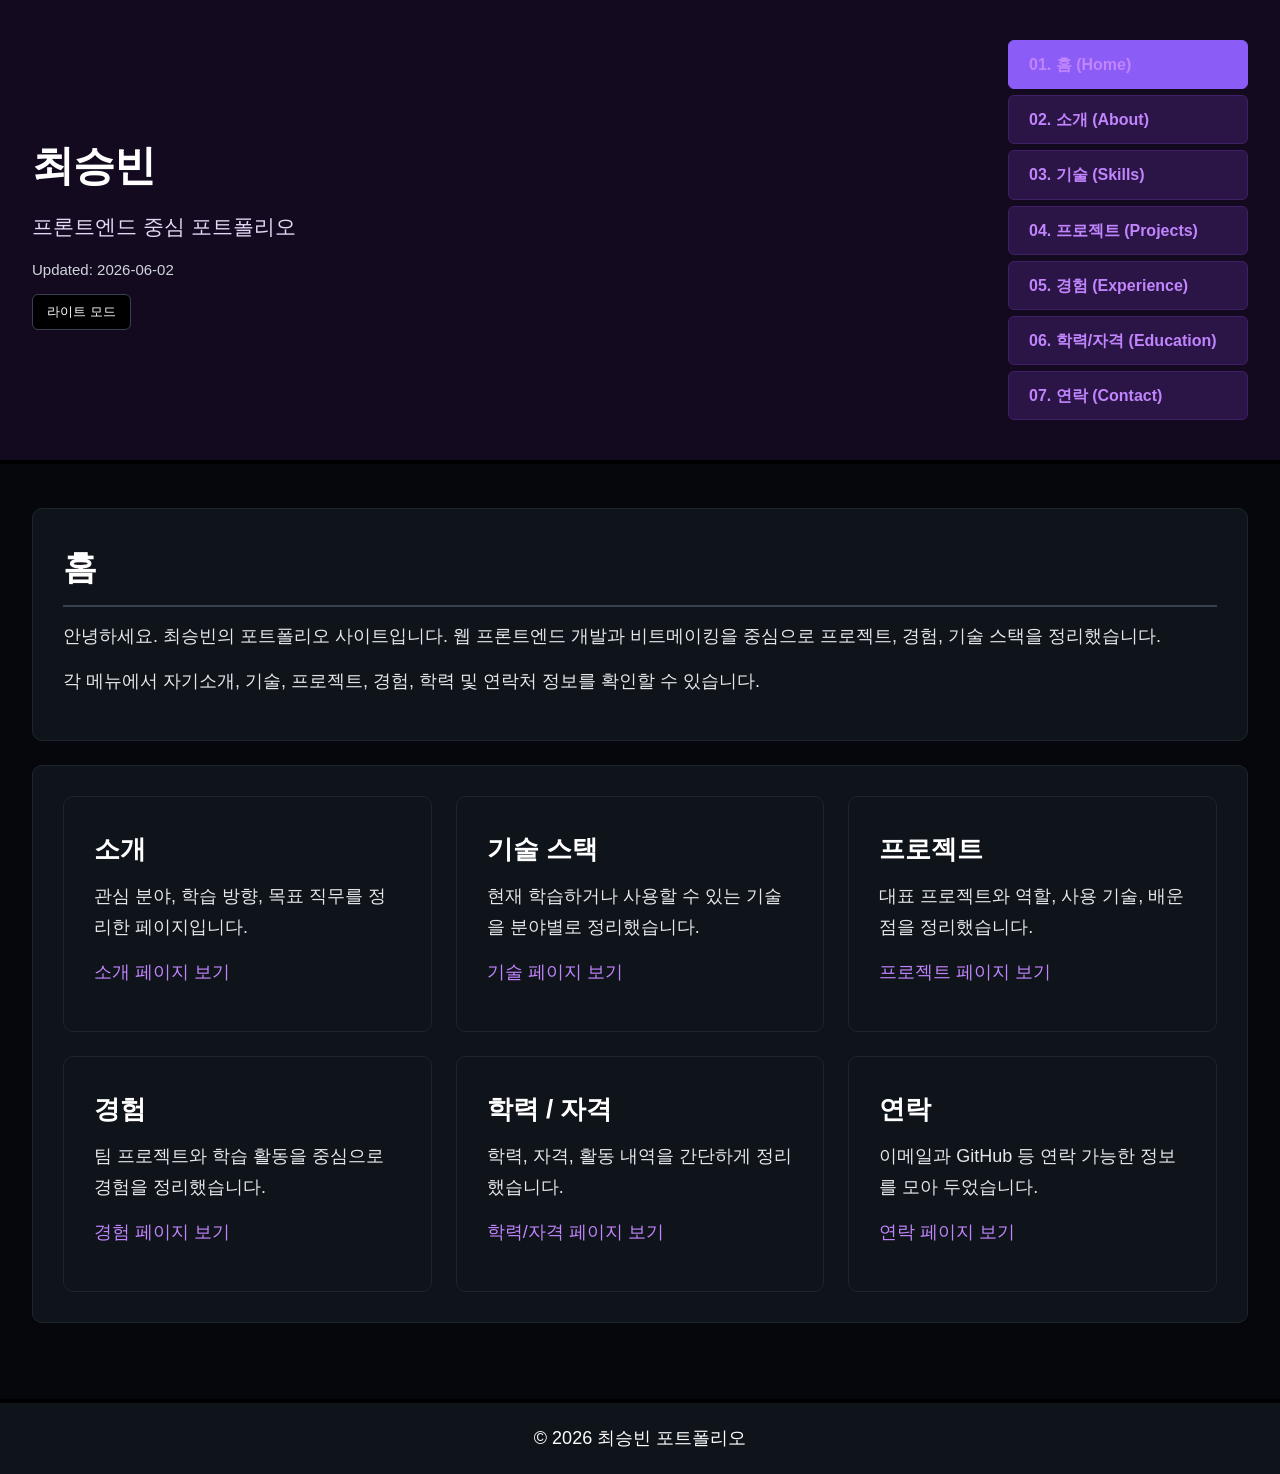
<file: index.html>
<!DOCTYPE html>
<html lang="ko">
<head>
  <meta charset="utf-8" />
  <meta name="viewport" content="width=device-width, initial-scale=1" />
  <title>홈 / 최승빈 포트폴리오</title>
  <meta name="description" content="최승빈 포트폴리오 사이트" />
  <link rel="stylesheet" href="assets/style.css" />

  <script>
    if (localStorage.getItem("theme") === "dark" || !localStorage.getItem("theme")) {
      document.documentElement.classList.add("dark-mode");
    }
  </script>
</head>
<body>

  <header>
    <div class="container">
      
      <div class="top">
        <h1>최승빈</h1>
        <p>프론트엔드 중심 포트폴리오</p>
        <small>Updated: 2026-06-02</small>
        <button type="button" class="theme-toggle" id="themeToggle">다크 모드</button>
      </div>
      
      <nav aria-label="주요 메뉴">
        <ul>
          <li><a href="index.html" aria-current="page">01. 홈 (Home)</a></li>
          <li><a href="about.html">02. 소개 (About)</a></li>
          <li><a href="skills.html">03. 기술 (Skills)</a></li>
          <li><a href="projects.html">04. 프로젝트 (Projects)</a></li>
          <li><a href="experience.html">05. 경험 (Experience)</a></li>
          <li><a href="education.html">06. 학력/자격 (Education)</a></li>
          <li><a href="contact.html">07. 연락 (Contact)</a></li>
        </ul>
      </nav>

    </div>
  </header>

  <main class="container">
    <section class="page-intro">
      <h2>홈</h2>
      <p>안녕하세요. 최승빈의 포트폴리오 사이트입니다. 웹 프론트엔드 개발과 비트메이킹을 중심으로 프로젝트, 경험, 기술 스택을 정리했습니다.</p>
      <p>각 메뉴에서 자기소개, 기술, 프로젝트, 경험, 학력 및 연락처 정보를 확인할 수 있습니다.</p>
    </section>

    <section class="grid" aria-label="포트폴리오 전체 메뉴">
      <article class="card">
        <h3>소개</h3>
        <p>관심 분야, 학습 방향, 목표 직무를 정리한 페이지입니다.</p>
        <p><a href="about.html">소개 페이지 보기</a></p>
      </article>

      <article class="card">
        <h3>기술 스택</h3>
        <p>현재 학습하거나 사용할 수 있는 기술을 분야별로 정리했습니다.</p>
        <p><a href="skills.html">기술 페이지 보기</a></p>
      </article>

      <article class="card">
        <h3>프로젝트</h3>
        <p>대표 프로젝트와 역할, 사용 기술, 배운 점을 정리했습니다.</p>
        <p><a href="projects.html">프로젝트 페이지 보기</a></p>
      </article>

      <article class="card">
        <h3>경험</h3>
        <p>팀 프로젝트와 학습 활동을 중심으로 경험을 정리했습니다.</p>
        <p><a href="experience.html">경험 페이지 보기</a></p>
      </article>

      <article class="card">
        <h3>학력 / 자격</h3>
        <p>학력, 자격, 활동 내역을 간단하게 정리했습니다.</p>
        <p><a href="education.html">학력/자격 페이지 보기</a></p>
      </article>

      <article class="card">
        <h3>연락</h3>
        <p>이메일과 GitHub 등 연락 가능한 정보를 모아 두었습니다.</p>
        <p><a href="contact.html">연락 페이지 보기</a></p>
      </article>
    </section>
  </main>

  <footer>
    <div class="container">
      <p>© 2026 최승빈 포트폴리오</p>
    </div>
  </footer>
  <button type="button" class="to-top" id="toTop">▲ TOP</button>
  <script src="assets/script.js"></script>
</body>
</html>
</file>
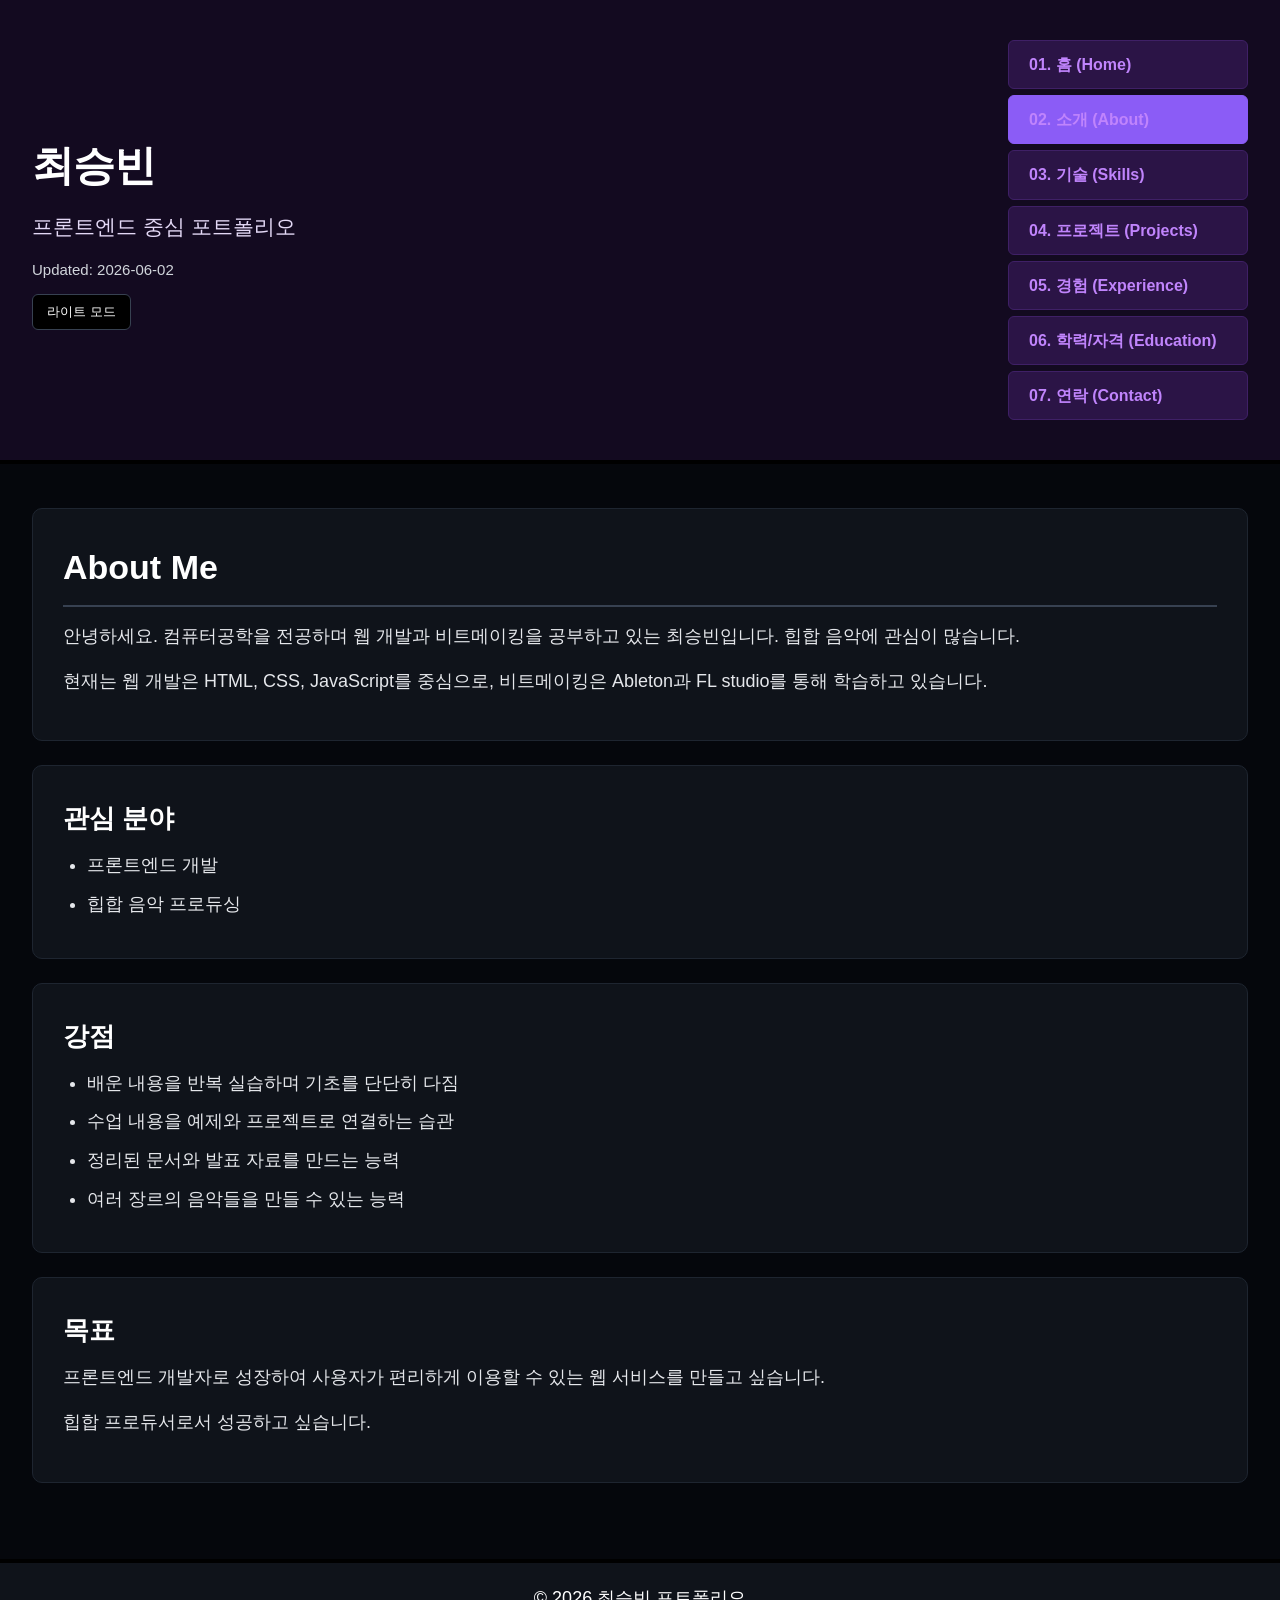
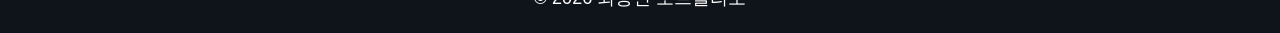
<file: about.html>
<!DOCTYPE html>
<html lang="ko">
<head>
  <meta charset="utf-8" />
  <meta name="viewport" content="width=device-width, initial-scale=1" />
  <title>소개 / 최승빈 포트폴리오</title>
  <meta name="description" content="최승빈 포트폴리오 사이트" />
  <link rel="stylesheet" href="assets/style.css" />

  <script>
    if (localStorage.getItem("theme") === "dark" || !localStorage.getItem("theme")) {
      document.documentElement.classList.add("dark-mode");
    }
  </script>
</head>
<body>
  <header>
    <div class="container">
      
      <div class="top">
        <h1>최승빈</h1>
        <p>프론트엔드 중심 포트폴리오</p>
        <small>Updated: 2026-06-02</small>
        <button type="button" class="theme-toggle" id="themeToggle">다크 모드</button>
      </div>
      
      <nav aria-label="주요 메뉴">
        <ul>
          <li><a href="index.html">01. 홈 (Home)</a></li>
          <li><a href="about.html" aria-current="page">02. 소개 (About)</a></li>
          <li><a href="skills.html">03. 기술 (Skills)</a></li>
          <li><a href="projects.html">04. 프로젝트 (Projects)</a></li>
          <li><a href="experience.html">05. 경험 (Experience)</a></li>
          <li><a href="education.html">06. 학력/자격 (Education)</a></li>
          <li><a href="contact.html">07. 연락 (Contact)</a></li>
        </ul>
      </nav>

    </div>
  </header>

  <main class="container">
    <section>
      <h2>About Me</h2>
      <p>안녕하세요. 컴퓨터공학을 전공하며 웹 개발과 비트메이킹을 공부하고 있는 최승빈입니다. 힙합 음악에 관심이 많습니다.</p>
      <p>현재는 웹 개발은 HTML, CSS, JavaScript를 중심으로, 비트메이킹은 Ableton과 FL studio를 통해 학습하고 있습니다.</p>
    </section>

    <section class="card">
      <h3>관심 분야</h3>
      <ul>
        <li>프론트엔드 개발</li>
        <li>힙합 음악 프로듀싱</li>
      </ul>
    </section>

    <section class="card">
      <h3>강점</h3>
      <ul>
        <li>배운 내용을 반복 실습하며 기초를 단단히 다짐</li>
        <li>수업 내용을 예제와 프로젝트로 연결하는 습관</li>
        <li>정리된 문서와 발표 자료를 만드는 능력</li>
        <li>여러 장르의 음악들을 만들 수 있는 능력</li>
      </ul>
    </section>

    <section class="card">
      <h3>목표</h3>
      <p>프론트엔드 개발자로 성장하여 사용자가 편리하게 이용할 수 있는 웹 서비스를 만들고 싶습니다.</p>
      <p>힙합 프로듀서로서 성공하고 싶습니다.</p>
    </section>
  </main>

  <footer>
    <div class="container">
      <p>© 2026 최승빈 포트폴리오</p>
    </div>
  </footer>
  <button type="button" class="to-top" id="toTop">▲ TOP</button>
  <script src="assets/script.js"></script>
</body>
</html>
</file>
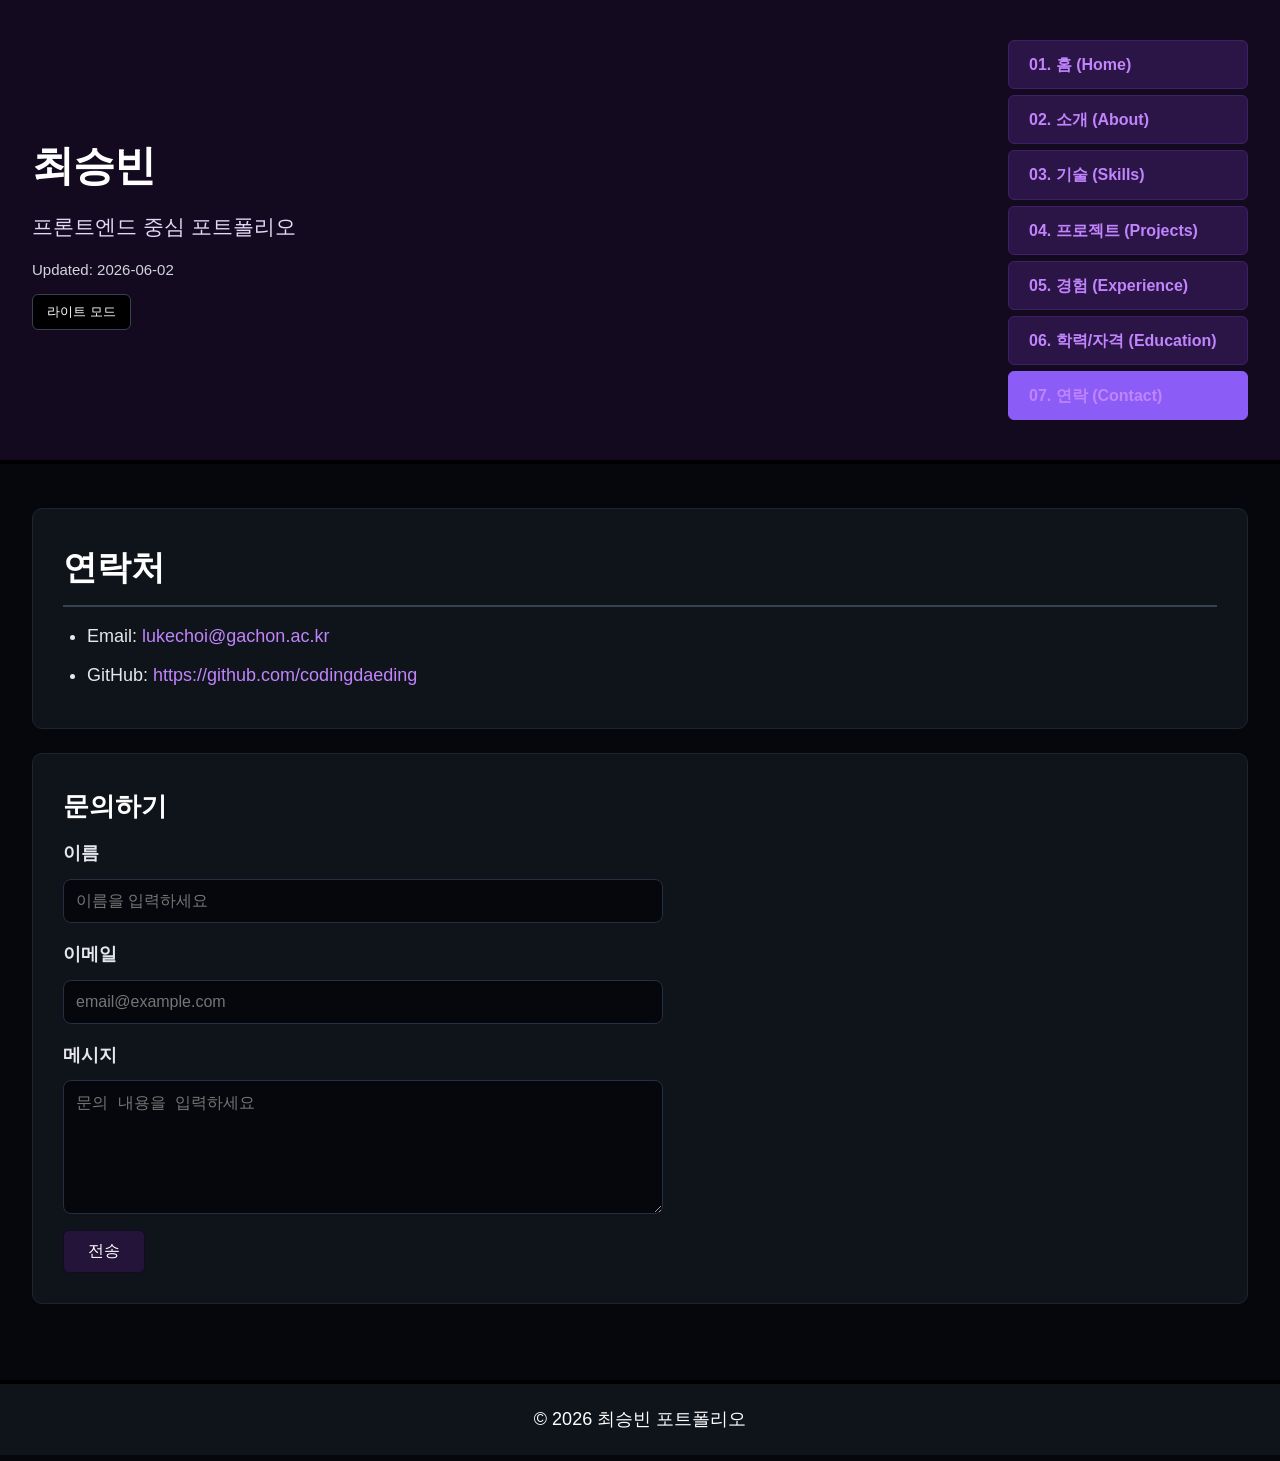
<file: contact.html>
<!DOCTYPE html>
<html lang="ko">
<head>
  <meta charset="utf-8" />
  <meta name="viewport" content="width=device-width, initial-scale=1" />
  <title>연락 / 최승빈 포트폴리오</title>
  <meta name="description" content="최승빈 포트폴리오 사이트" />
  <link rel="stylesheet" href="assets/style.css" />

  <script>
    if (localStorage.getItem("theme") === "dark" || !localStorage.getItem("theme")) {
      document.documentElement.classList.add("dark-mode");
    }
  </script>
</head>
<body>
  <header>
    <div class="container">
      
      <div class="top">
        <h1>최승빈</h1>
        <p>프론트엔드 중심 포트폴리오</p>
        <small>Updated: 2026-06-02</small>
        <button type="button" class="theme-toggle" id="themeToggle">다크 모드</button>
      </div>
      
      <nav aria-label="주요 메뉴">
        <ul>
          <li><a href="index.html">01. 홈 (Home)</a></li>
          <li><a href="about.html">02. 소개 (About)</a></li>
          <li><a href="skills.html">03. 기술 (Skills)</a></li>
          <li><a href="projects.html">04. 프로젝트 (Projects)</a></li>
          <li><a href="experience.html">05. 경험 (Experience)</a></li>
          <li><a href="education.html">06. 학력/자격 (Education)</a></li>
          <li><a href="contact.html" aria-current="page">07. 연락 (Contact)</a></li>
        </ul>
      </nav>

    </div>
  </header>

  <main class="container">
    <section>
      <h2>연락처</h2>
      <ul>
        <li>Email: <a href="mailto:lukechoi@gachon.ac.kr">lukechoi@gachon.ac.kr</a></li>
        <li>GitHub: <a href="#">https://github.com/codingdaeding</a></li>
      </ul>
    </section>

    <section class="card">
      <h3>문의하기</h3>
      <form>
        <label for="name">이름</label>
        <input id="name" name="name" type="text" placeholder="이름을 입력하세요" />

        <label for="email">이메일</label>
        <input id="email" name="email" type="email" placeholder="email@example.com" />

        <label for="message">메시지</label>
        <textarea id="message" name="message" rows="6" placeholder="문의 내용을 입력하세요"></textarea>

        <button type="submit">전송</button>
      </form>
    </section>
  </main>

  <footer>
    <div class="container">
      <p>© 2026 최승빈 포트폴리오</p>
    </div>
  </footer>
  <button type="button" class="to-top" id="toTop">▲ TOP</button>
  <script src="assets/script.js"></script>
</body>
</html>
</file>
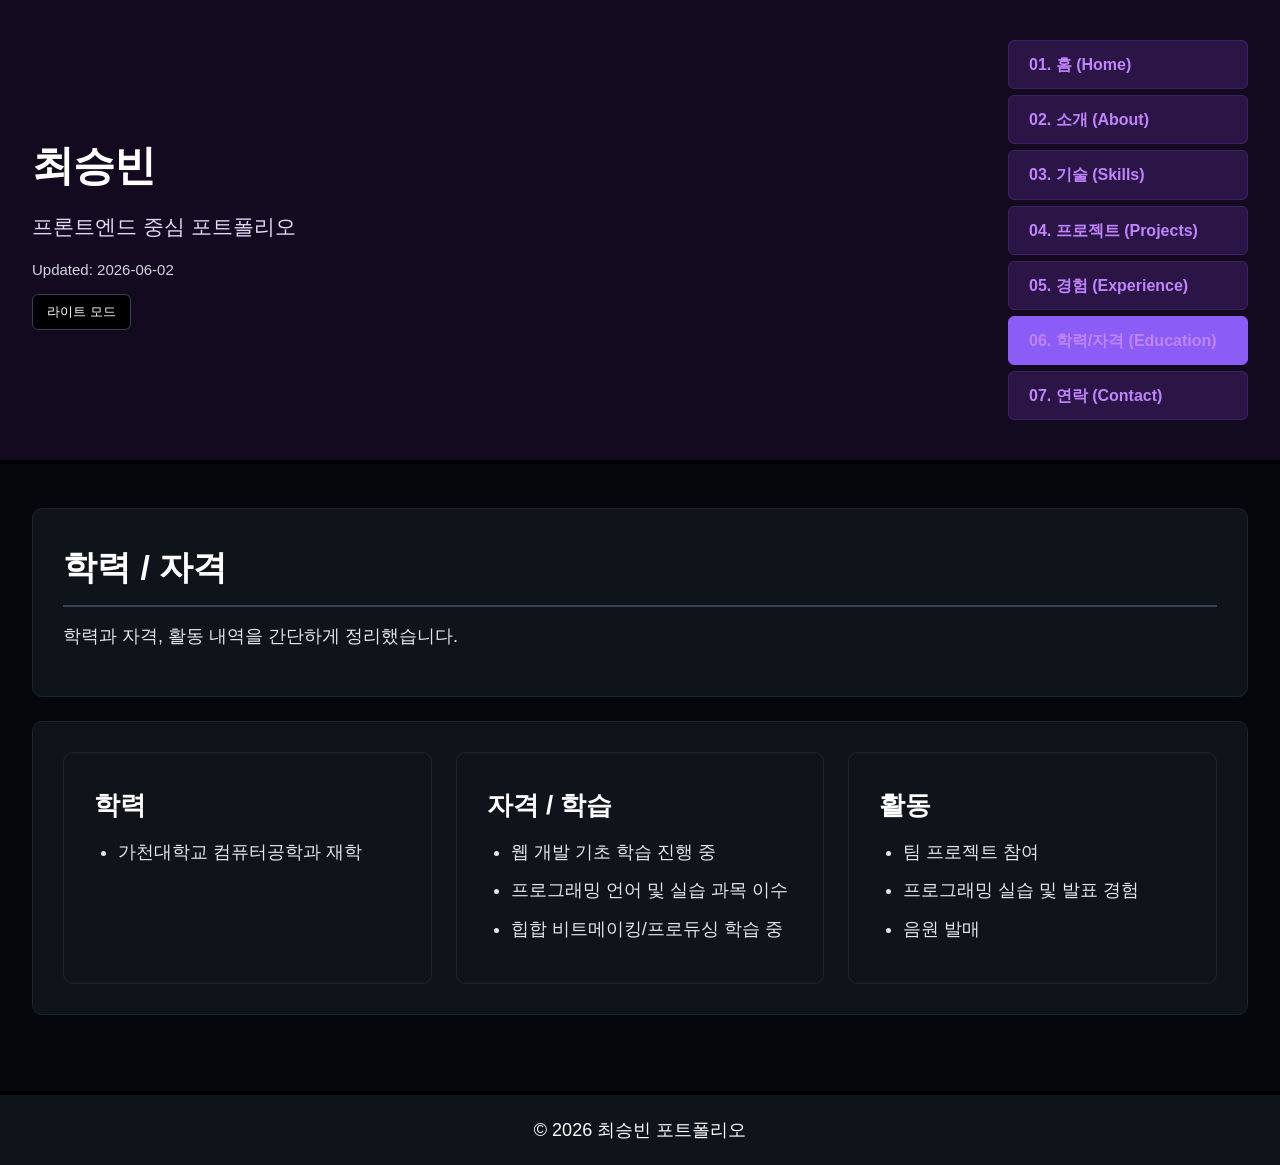
<file: education.html>
<!DOCTYPE html>
<html lang="ko">
<head>
  <meta charset="utf-8" />
  <meta name="viewport" content="width=device-width, initial-scale=1" />
  <title>학력 / 자격 / 최승빈 포트폴리오</title>
  <meta name="description" content="최승빈 포트폴리오 사이트" />
  <link rel="stylesheet" href="assets/style.css" />

  <!-- ★ 브라우저가 흰 배경을 그리기 전에 다크모드 클래스를 미리 주입하여 깜빡임을 차단합니다. -->
  <script>
    if (localStorage.getItem("theme") === "dark" || !localStorage.getItem("theme")) {
      document.documentElement.classList.add("dark-mode");
    }
  </script>
</head>
<body>
  <!-- ★ 1번 트랙리스트 세로형 플렉스 헤더 적용 -->
  <header>
    <div class="container">
      
      <!-- 왼쪽: 네임 타이틀 섹션 -->
      <div class="top">
        <h1>최승빈</h1>
        <p>프론트엔드 중심 포트폴리오</p>
        <small>Updated: 2026-06-02</small>
        <button type="button" class="theme-toggle" id="themeToggle">다크 모드</button>
      </div>
      
      <!-- 오른쪽: 세로형 음원 트랙리스트 내비게이션 (현재 페이지: 06. 학력/자격) -->
      <nav aria-label="주요 메뉴">
        <ul>
          <li><a href="index.html">01. 홈 (Home)</a></li>
          <li><a href="about.html">02. 소개 (About)</a></li>
          <li><a href="skills.html">03. 기술 (Skills)</a></li>
          <li><a href="projects.html">04. 프로젝트 (Projects)</a></li>
          <li><a href="experience.html">05. 경험 (Experience)</a></li>
          <li><a href="education.html" aria-current="page">06. 학력/자격 (Education)</a></li>
          <li><a href="contact.html">07. 연락 (Contact)</a></li>
        </ul>
      </nav>

    </div>
  </header>

  <main class="container">
    <section>
      <h2>학력 / 자격</h2>
      <p>학력과 자격, 활동 내역을 간단하게 정리했습니다.</p>
    </section>

    <section class="grid">
      <article class="card">
        <h3>학력</h3>
        <ul>
          <li>가천대학교 컴퓨터공학과 재학</li>
        </ul>
      </article>

      <article class="card">
        <h3>자격 / 학습</h3>
        <ul>
          <li>웹 개발 기초 학습 진행 중</li>
          <li>프로그래밍 언어 및 실습 과목 이수</li>
          <li>힙합 비트메이킹/프로듀싱 학습 중</li>
        </ul>
      </article>

      <article class="card">
        <h3>활동</h3>
        <ul>
          <li>팀 프로젝트 참여</li>
          <li>프로그래밍 실습 및 발표 경험</li>
          <li>음원 발매</li>
        </ul>
      </article>
    </section>
  </main>

  <footer>
    <div class="container">
      <p>© 2026 최승빈 포트폴리오</p>
    </div>
  </footer>
  <button type="button" class="to-top" id="toTop">▲ TOP</button>
  <script src="assets/script.js"></script>
</body>
</html>
</file>
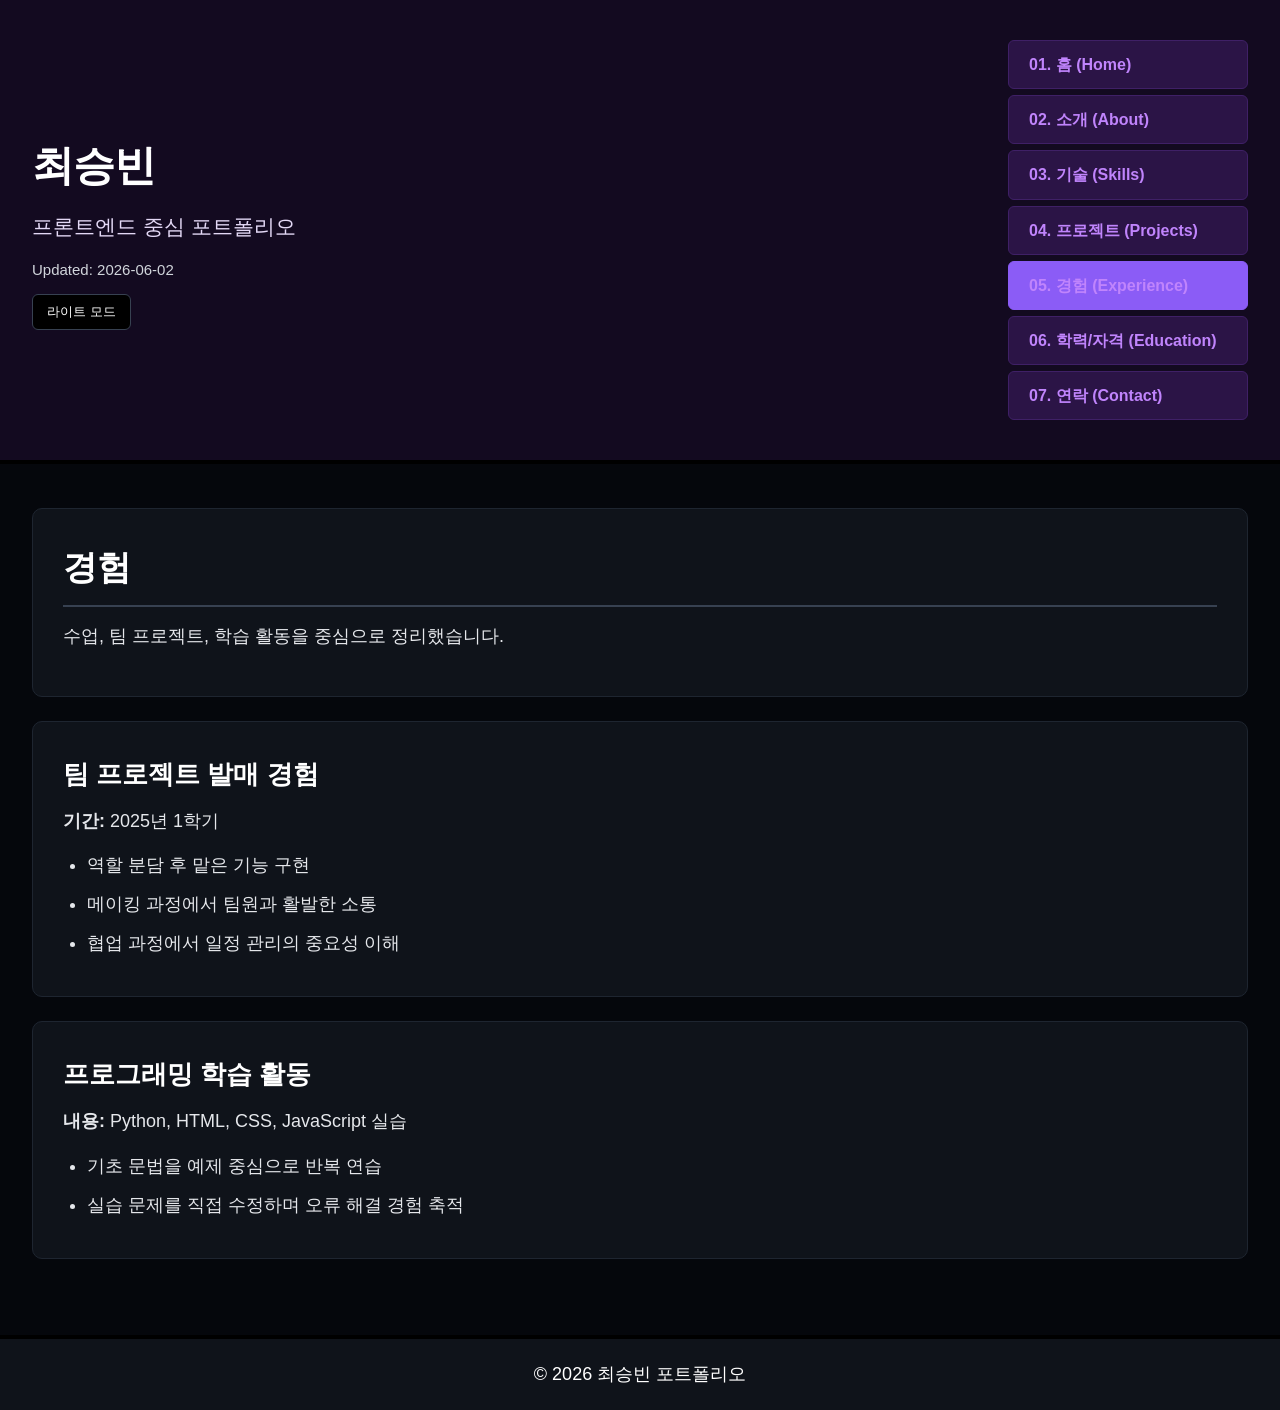
<file: experience.html>
<!DOCTYPE html>
<html lang="ko">
<head>
  <meta charset="utf-8" />
  <meta name="viewport" content="width=device-width, initial-scale=1" />
  <title>경험 / 최승빈 포트폴리오</title>
  <meta name="description" content="최승빈 포트폴리오 사이트" />
  <link rel="stylesheet" href="assets/style.css" />

  <!-- ★ 브라우저가 흰 배경을 그리기 전에 다크모드 클래스를 미리 주입하여 깜빡임을 차단합니다. -->
  <script>
    if (localStorage.getItem("theme") === "dark" || !localStorage.getItem("theme")) {
      document.documentElement.classList.add("dark-mode");
    }
  </script>
</head>
<body>
  <!-- ★ 1번 트랙리스트 세로형 플렉스 헤더 적용 -->
  <header>
    <div class="container">
      
      <!-- 왼쪽: 네임 타이틀 섹션 -->
      <div class="top">
        <h1>최승빈</h1>
        <p>프론트엔드 중심 포트폴리오</p>
        <small>Updated: 2026-06-02</small>
        <button type="button" class="theme-toggle" id="themeToggle">다크 모드</button>
      </div>
      
      <!-- 오른쪽: 세로형 음원 트랙리스트 내비게이션 (현재 페이지: 05. 경험) -->
      <nav aria-label="주요 메뉴">
        <ul>
          <li><a href="index.html">01. 홈 (Home)</a></li>
          <li><a href="about.html">02. 소개 (About)</a></li>
          <li><a href="skills.html">03. 기술 (Skills)</a></li>
          <li><a href="projects.html">04. 프로젝트 (Projects)</a></li>
          <li><a href="experience.html" aria-current="page">05. 경험 (Experience)</a></li>
          <li><a href="education.html">06. 학력/자격 (Education)</a></li>
          <li><a href="contact.html">07. 연락 (Contact)</a></li>
        </ul>
      </nav>

    </div>
  </header>

  <main class="container">
    <section>
      <h2>경험</h2>
      <p>수업, 팀 프로젝트, 학습 활동을 중심으로 정리했습니다.</p>
    </section>

    <article class="card">
      <h3>팀 프로젝트 발매 경험</h3>
      <p><strong>기간:</strong> 2025년 1학기</p>
      <ul>
        <li>역할 분담 후 맡은 기능 구현</li>
        <li>메이킹 과정에서 팀원과 활발한 소통</li>
        <li>협업 과정에서 일정 관리의 중요성 이해</li>
      </ul>
    </article>

    <article class="card">
      <h3>프로그래밍 학습 활동</h3>
      <p><strong>내용:</strong> Python, HTML, CSS, JavaScript 실습</p>
      <ul>
        <li>기초 문법을 예제 중심으로 반복 연습</li>
        <li>실습 문제를 직접 수정하며 오류 해결 경험 축적</li>
      </ul>
    </article>
  </main>

  <footer>
    <div class="container">
      <p>© 2026 최승빈 포트폴리오</p>
    </div>
  </footer>
  <button type="button" class="to-top" id="toTop">▲ TOP</button>
  <script src="assets/script.js"></script>
</body>
</html>
</file>
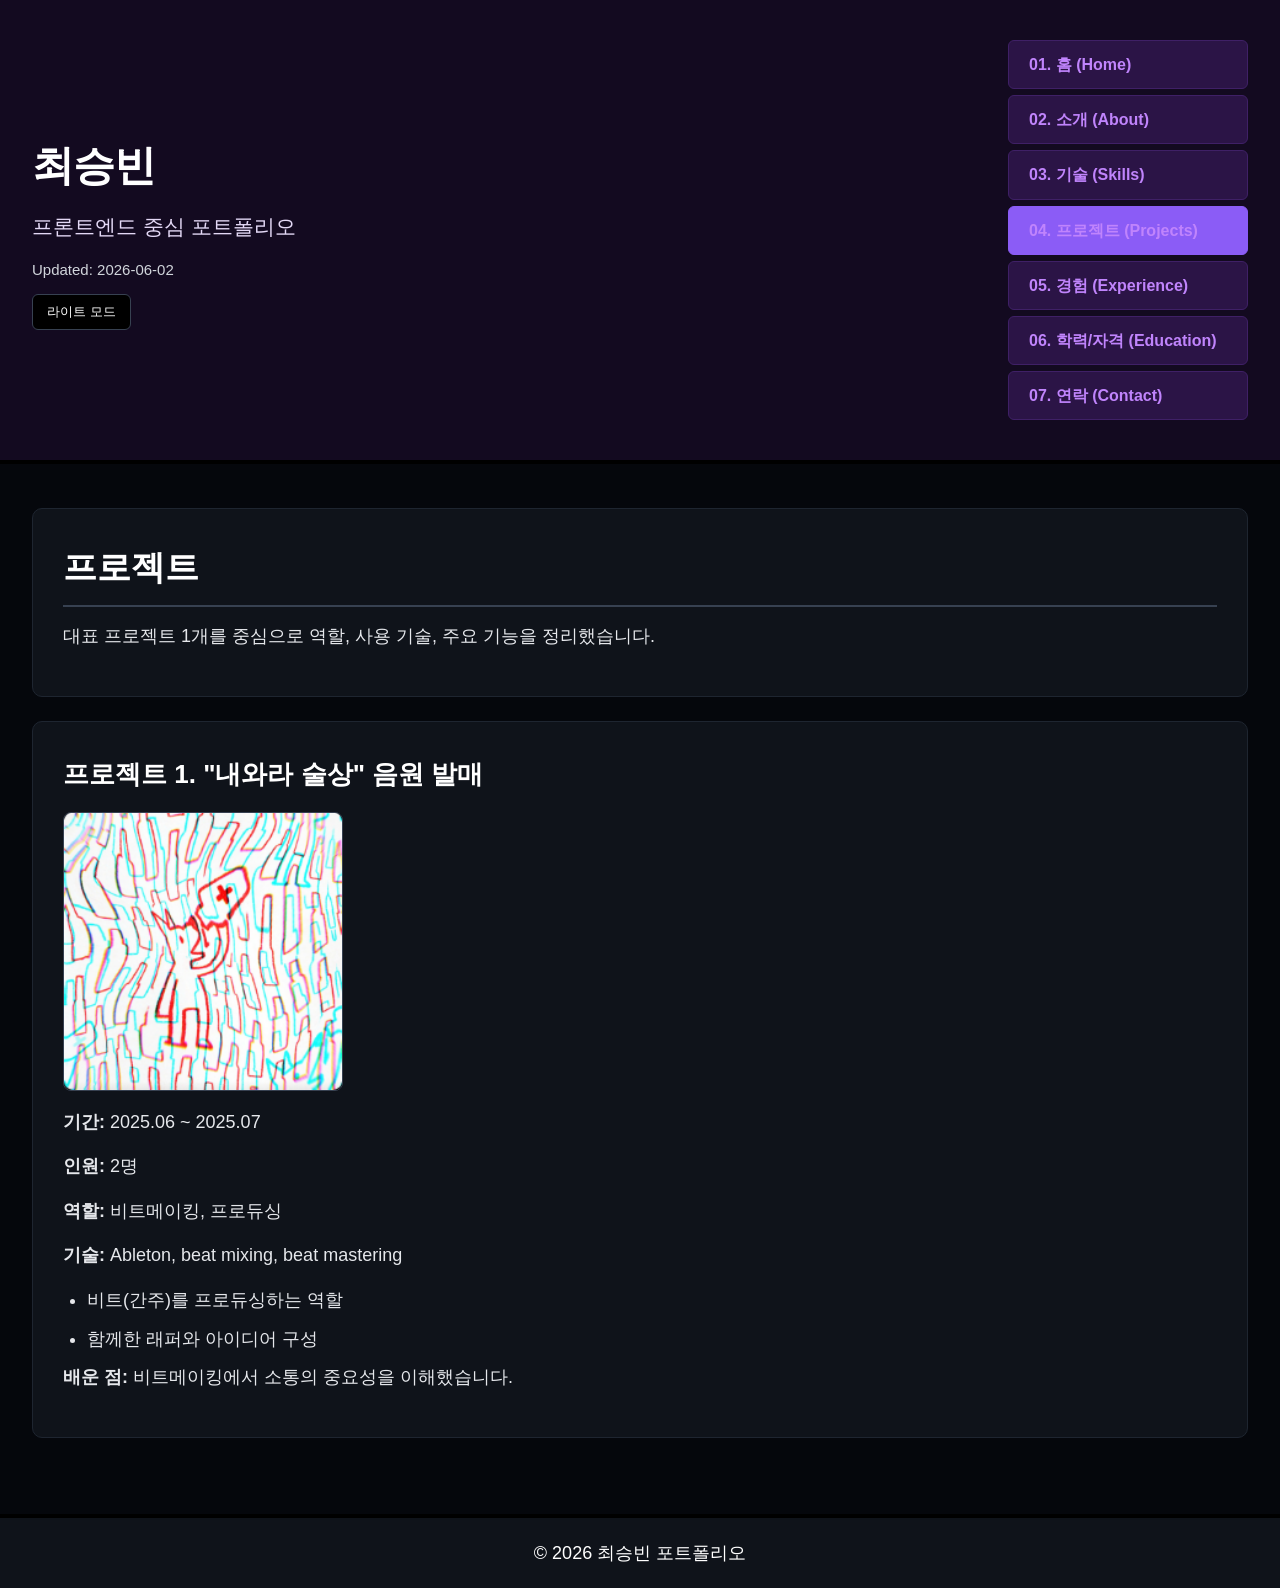
<file: projects.html>
<!DOCTYPE html>
<html lang="ko">
<head>
  <meta charset="utf-8" />
  <meta name="viewport" content="width=device-width, initial-scale=1" />
  <title>프로젝트 / 최승빈 포트폴리오</title>
  <meta name="description" content="최승빈 포트폴리오 사이트" />
  <link rel="stylesheet" href="assets/style.css" />

  <script>
    if (localStorage.getItem("theme") === "dark" || !localStorage.getItem("theme")) {
      document.documentElement.classList.add("dark-mode");
    }
  </script>
</head>
<body>
  <header>
    <div class="container">
      
      <div class="top">
        <h1>최승빈</h1>
        <p>프론트엔드 중심 포트폴리오</p>
        <small>Updated: 2026-06-02</small>
        <button type="button" class="theme-toggle" id="themeToggle">다크 모드</button>
      </div>
      
      <nav aria-label="주요 메뉴">
        <ul>
          <li><a href="index.html">01. 홈 (Home)</a></li>
          <li><a href="about.html">02. 소개 (About)</a></li>
          <li><a href="skills.html">03. 기술 (Skills)</a></li>
          <li><a href="projects.html" aria-current="page">04. 프로젝트 (Projects)</a></li>
          <li><a href="experience.html">05. 경험 (Experience)</a></li>
          <li><a href="education.html">06. 학력/자격 (Education)</a></li>
          <li><a href="contact.html">07. 연락 (Contact)</a></li>
        </ul>
      </nav>

    </div>
  </header>

  <main class="container">
    <section>
      <h2>프로젝트</h2>
      <p>대표 프로젝트 1개를 중심으로 역할, 사용 기술, 주요 기능을 정리했습니다.</p>
    </section>

    <article class="card">
      <h3>프로젝트 1. "내와라 술상" 음원 발매</h3>

      <div class="card-img-wrapper">
        <img src="assets/images/alcohol.png" alt="내와라 술상 앨범 아트워크" class="card-img" />
      </div>

      <p><strong>기간:</strong> 2025.06 ~ 2025.07</p>
      <p><strong>인원:</strong> 2명</p>
      <p><strong>역할:</strong> 비트메이킹, 프로듀싱</p>
      <p><strong>기술:</strong> Ableton, beat mixing, beat mastering</p>
      <ul>
        <li>비트(간주)를 프로듀싱하는 역할</li>
        <li>함께한 래퍼와 아이디어 구성</li>
      </ul>
      <p><strong>배운 점:</strong> 비트메이킹에서 소통의 중요성을 이해했습니다.</p>
    </article>
  </main>

  <footer>
    <div class="container">
      <p>© 2026 최승빈 포트폴리오</p>
    </div>
  </footer>
  <button type="button" class="to-top" id="toTop">▲ TOP</button>
  <script src="assets/script.js"></script>
</body>
</html>
</file>
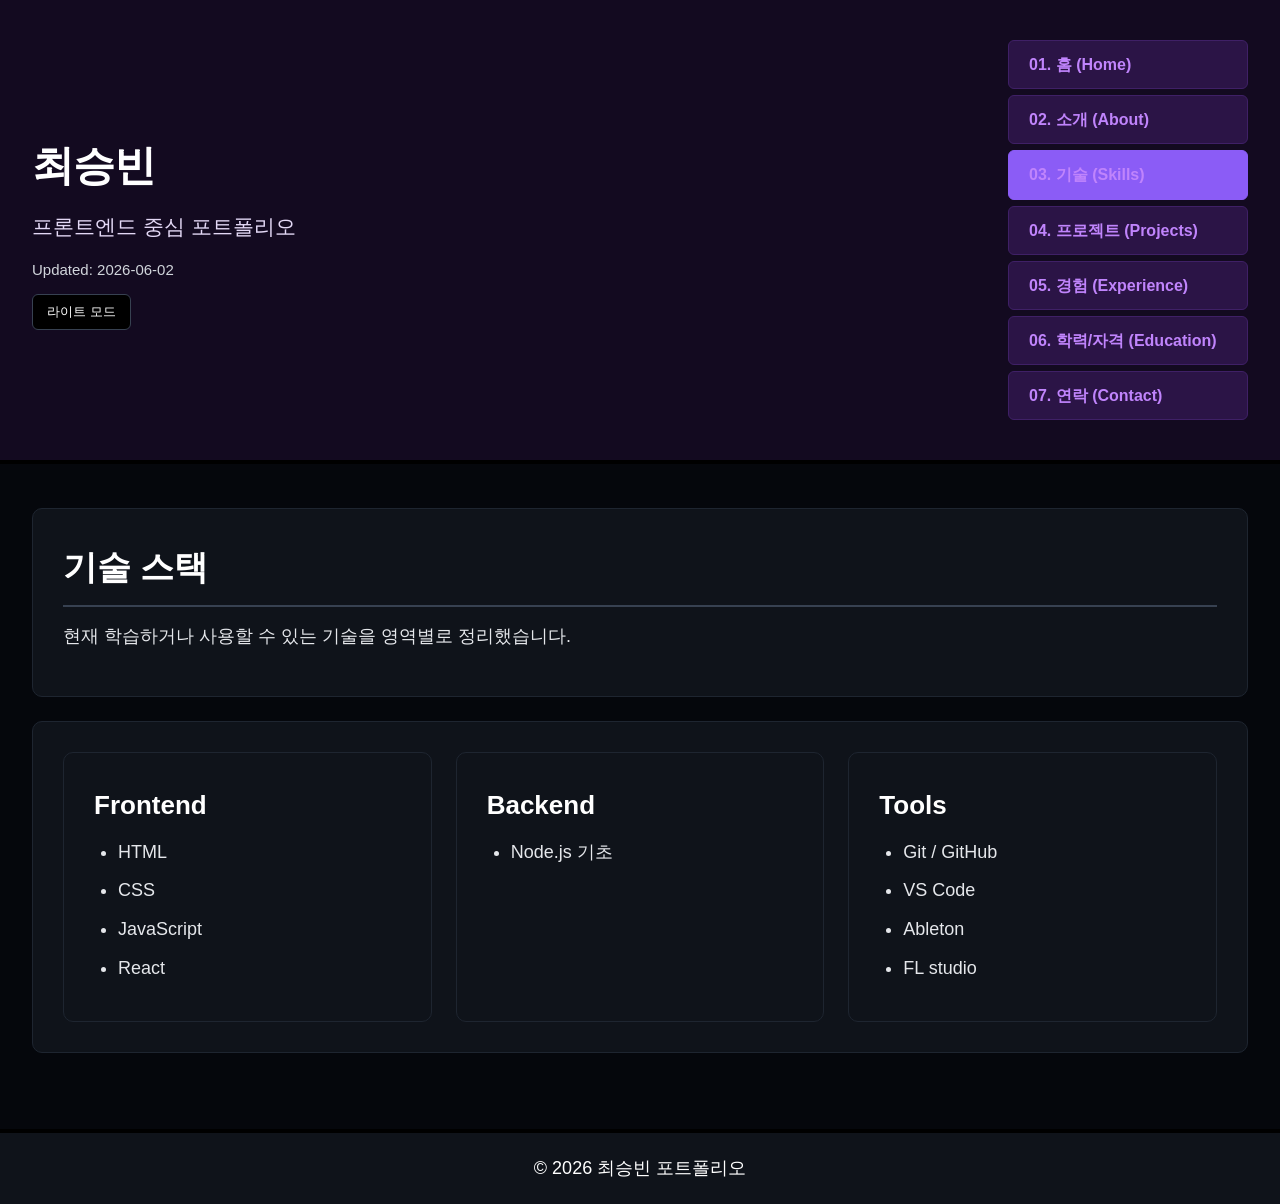
<file: skills.html>
<!DOCTYPE html>
<html lang="ko">
<head>
  <meta charset="utf-8" />
  <meta name="viewport" content="width=device-width, initial-scale=1" />
  <title>기술 / 최승빈 포트폴리오</title>
  <meta name="description" content="최승빈 포트폴리오 사이트" />
  <link rel="stylesheet" href="assets/style.css" />

  <!-- ★ 브라우저가 흰 배경을 그리기 전에 다크모드 클래스를 미리 주입하여 깜빡임을 차단합니다. -->
  <script>
    if (localStorage.getItem("theme") === "dark" || !localStorage.getItem("theme")) {
      document.documentElement.classList.add("dark-mode");
    }
  </script>
</head>
<body>
  <!-- ★ 1번 트랙리스트 세로형 플렉스 헤더 적용 -->
  <header>
    <div class="container">
      
      <!-- 왼쪽: 네임 타이틀 섹션 -->
      <div class="top">
        <h1>최승빈</h1>
        <p>프론트엔드 중심 포트폴리오</p>
        <small>Updated: 2026-06-02</small>
        <button type="button" class="theme-toggle" id="themeToggle">다크 모드</button>
      </div>
      
      <!-- 오른쪽: 세로형 음원 트랙리스트 내비게이션 (현재 페이지: 03. 기술) -->
      <nav aria-label="주요 메뉴">
        <ul>
          <li><a href="index.html">01. 홈 (Home)</a></li>
          <li><a href="about.html">02. 소개 (About)</a></li>
          <li><a href="skills.html" aria-current="page">03. 기술 (Skills)</a></li>
          <li><a href="projects.html">04. 프로젝트 (Projects)</a></li>
          <li><a href="experience.html">05. 경험 (Experience)</a></li>
          <li><a href="education.html">06. 학력/자격 (Education)</a></li>
          <li><a href="contact.html">07. 연락 (Contact)</a></li>
        </ul>
      </nav>

    </div>
  </header>

  <main class="container">
    <section>
      <h2>기술 스택</h2>
      <p>현재 학습하거나 사용할 수 있는 기술을 영역별로 정리했습니다.</p>
    </section>

    <section class="grid">
      <article class="card">
        <h3>Frontend</h3>
        <ul>
          <li>HTML</li>
          <li>CSS</li>
          <li>JavaScript</li>
          <li>React</li>
        </ul>
      </article>

      <article class="card">
        <h3>Backend</h3>
        <ul>
          <li>Node.js 기초</li>
        </ul>
      </article>

      <article class="card">
        <h3>Tools</h3>
        <ul>
          <li>Git / GitHub</li>
          <li>VS Code</li>
          <li>Ableton</li>
          <li>FL studio</li>
        </ul>
      </article>
    </section>
  </main>

  <footer>
    <div class="container">
      <p>© 2026 최승빈 포트폴리오</p>
    </div>
  </footer>
  <button type="button" class="to-top" id="toTop">▲ TOP</button>
  <script src="assets/script.js"></script>
</body>
</html>
</file>
<file: assets/style.css>
/* 전체 기본 설정 */
* {
  box-sizing: border-box;
}

body {
  margin: 0;
  padding: 0;
  font-family: "Malgun Gothic", "맑은 고딕", Arial, sans-serif;
  font-size: 18px;
  line-height: 1.7;
  color: #222;
  background-color: #f3f4f6;
  /* 테마 전환 시 깜빡임을 부드럽게 완화 */
  transition: background-color 0.15s ease, color 0.15s ease, border-color 0.15s ease;
}

/* 공통 폭 */
.container {
  width: 95%;
  max-width: 1400px;
  margin: 0 auto;
}

/* ────────────────────────────────────────────────────────
   🎼 1번 스타일: 트랙리스트 세로형 레이아웃 헤더 설정
   ──────────────────────────────────────────────────────── */
header {
  background-color: #24143a; /* 깊고 어두운 보라색 */
  color: white;
  padding: 40px 0;
  border-bottom: 4px solid #140a22;
  transition: background-color 0.15s ease, border-color 0.15s ease;
}

/* 헤더 안에서 타이틀과 세로 메뉴가 가로로 나란히 배치되도록 설정 */
header .container {
  display: flex;
  justify-content: space-between;
  align-items: center;
  gap: 40px;
}

/* 상단 타이틀 영역 */
.top {
  margin-bottom: 0; /* 세로 정렬을 위해 마진 리셋 */
  flex: 1;
}

.top h1 {
  margin: 0;
  font-size: 42px;
  letter-spacing: -1px;
}

.top p {
  margin: 8px 0 0;
  font-size: 21px;
  color: #e3d8f5;
}

.top small {
  display: block;
  margin-top: 12px;
  color: #d1d5db;
}

/* ★ 메뉴 버튼 세로형 (트랙리스트 스타일) 구조 개편 */
nav {
  min-width: 240px; /* 메뉴 영역 최소 너비 확보 */
}

nav ul {
  list-style: none;
  margin: 0;
  padding: 0;
  display: flex;
  flex-direction: column; /* ★ 요소를 세로로 한 줄씩 쌓음 */
  gap: 6px; /* 버튼 사이의 콤팩트한 간격 */
}

nav li {
  display: block; /* 가로 배열 해제 */
  margin: 0;
}

nav a {
  display: block; /* 꽉 찬 가로 폭 버튼 */
  padding: 10px 20px;
  color: white;
  background-color: #4c2d75;
  border: 1px solid #5f3a91;
  border-radius: 6px;
  text-decoration: none;
  font-size: 16px;
  font-weight: bold;
  text-align: left; /* 음원 목록처럼 왼쪽 정렬 */
  position: relative;
  transition: all 0.15s ease;
}

/* 트랙리스트 느낌을 주기 위해 호버 시 살짝 오른쪽으로 미는 효과 */
nav a:hover {
  background-color: #000000;
  border-color: #000000;
  padding-left: 26px; 
}

/* 활성화된 트랙(현재 페이지) 강조 */
nav a[aria-current="page"] {
  background-color: #000000;
  border-color: #000000;
  font-weight: 800;
}

/* ──────────────────────────────────────────────────────── */

footer {
  text-align: center;
  padding: 20px 0;
  background-color: #2f3a4a;
  color: white;
  border-top: 4px solid #1f2937;
  transition: background-color 0.15s ease, border-color 0.15s ease;
}

footer p {
  margin: 0;
}

/* 본문 영역 */
main {
  padding: 44px 0 52px;
}

/* 과제 요구사항: CSS Grid 레이아웃 */
.grid {
  display: grid;
  grid-template-columns: repeat(auto-fit, minmax(320px, 1fr));
  gap: 24px;
}

/* 카드 공통 스타일 */
main > section,
main > article,
.card {
  background-color: white;
  padding: 30px;
  margin-bottom: 24px;
  border: 1px solid #dcdfe4;
  border-radius: 10px;
  transition: background-color 0.15s ease, color 0.15s ease, border-color 0.15s ease;
}

.grid .card,
.grid article {
  margin-bottom: 0;
}

.note {
  background-color: #fffbe8;
  border: 1px solid #e4d8a1;
}

/* 제목과 문단 */
h2, h3 {
  margin-top: 0;
  color: #1f2937;
}

h2 {
  font-size: 34px;
  margin-bottom: 14px;
  padding-bottom: 8px;
  border-bottom: 2px solid #24143a;
}

h3 {
  font-size: 26px;
  margin-bottom: 10px;
}

p {
  margin: 0 0 14px;
}

/* 목록 */
ul {
  margin: 10px 0 0;
  padding-left: 24px;
}

li {
  margin-bottom: 8px;
}

a {
  color: #1d4ed8;
  text-decoration: none;
}

a:hover {
  text-decoration: underline;
}

/* Contact 폼 스타일 */
form {
  display: flex;
  flex-direction: column;
  gap: 16px;
  max-width: 600px;
}

form label {
  font-weight: bold;
  margin-bottom: -6px;
}

form input,
form textarea {
  width: 100%;
  padding: 12px;
  border: 1px solid #cbd5e1;
  border-radius: 8px;
  font-size: 16px;
  transition: background-color 0.15s ease, color 0.15s ease, border-color 0.15s ease;
}

form button[type="submit"] {
  align-self: flex-start;
  padding: 10px 24px;
  background-color: #24143a;
  color: white;
  border: 1px solid #140a22;
  border-radius: 6px;
  font-size: 16px;
  cursor: pointer;
  transition: background-color 0.15s ease;
}

form button[type="submit"]:hover {
  background-color: #000000;
}

/* 카드 내부 이미지 레이아웃 스타일 */
.card-img-wrapper {
  width: 100%;
  max-width: 280px; 
  margin: 16px 0;
  overflow: hidden;
  border-radius: 8px; 
  border: 1px solid #374151; 
}

.card-img {
  width: 100%;
  height: auto;
  display: block;
  object-fit: cover;
  transition: transform 0.3s ease;
}

.card:hover .card-img {
  transform: scale(1.03);
}

/* JavaScript 적용 요소 스타일 */
.theme-toggle {
  margin-top: 12px;
  padding: 8px 14px;
  color: white;
  background-color: #000000;
  border: 1px solid #374151;
  border-radius: 6px;
  cursor: pointer;
  transition: background-color 0.15s ease;
}

.theme-toggle:hover {
  background-color: #1f2937;
}

.card {
  transition: transform 0.2s ease, box-shadow 0.2s ease, border-color 0.2s ease, background-color 0.15s ease, color 0.15s ease;
}

.card:hover {
  transform: translateY(-3px);
  box-shadow: 0 8px 18px rgba(0, 0, 0, 0.12);
}

.active-card {
  border-color: #8b5cf6;
  box-shadow: 0 0 0 3px rgba(139, 92, 246, 0.3);
}

.to-top {
  position: fixed;
  right: 24px;
  bottom: 24px;
  display: none;
  padding: 10px 14px;
  color: white;
  background-color: #1f2937;
  border: none;
  border-radius: 999px;
  cursor: pointer;
  box-shadow: 0 6px 14px rgba(0, 0, 0, 0.25);
}

.to-top.show {
  display: block;
}

.form-result {
  margin-top: 14px;
  padding: 12px;
  border-radius: 6px;
  font-weight: bold;
}

.form-result.success {
  color: #065f46;
  background-color: #d1fae5;
  border: 1px solid #10b981;
}

.form-result.error {
  color: #991b1b;
  background-color: #fee2e2;
  border: 1px solid #ef4444;
}

/* ────────────────────────────────────────────────────────
   🌙 수정된 다크모드 (회색기 없는 제트 블랙 유지)
   ──────────────────────────────────────────────────────── */
.dark-mode body {
  color: #e5e7eb;
  background-color: #05070c; 
}

.dark-mode header {
  background-color: #130a20;
  border-bottom-color: #000000;
}

.dark-mode nav a {
  background-color: #2b1446;
  border-color: #3f2066;
}

.dark-mode nav a:hover {
  background-color: #000000;
  border-color: #000000;
}

.dark-mode nav a[aria-current="page"] {
  background-color: #8b5cf6; /* 다크 모드 트랙 강조용 보라색 */
  border-color: #8b5cf6;
}

.dark-mode main > section,
.dark-mode main > article,
.dark-mode .card {
  color: #e5e7eb;
  background-color: #0f131a; 
  border-color: #1e2530;
}

.dark-mode h2,
.dark-mode h3 {
  color: #ffffff;
}

.dark-mode h2 {
  border-bottom-color: #374151;
}

.dark-mode a {
  color: #c084fc; 
}

.dark-mode input,
.dark-mode textarea {
  color: #ffffff;
  background-color: #05070c;
  border: 1px solid #242f41;
}

.dark-mode footer {
  background-color: #0f131a;
  border-top-color: #000000;
}

/* 모바일 화면 대응 (화면이 좁아지면 다시 콤팩트하게 상하 배치 전환) */
@media (max-width: 768px) {
  header .container {
    flex-direction: column;
    align-items: flex-start;
    gap: 24px;
  }

  nav {
    width: 100%;
  }

  .top h1 {
    font-size: 34px;
  }
}
</file>
